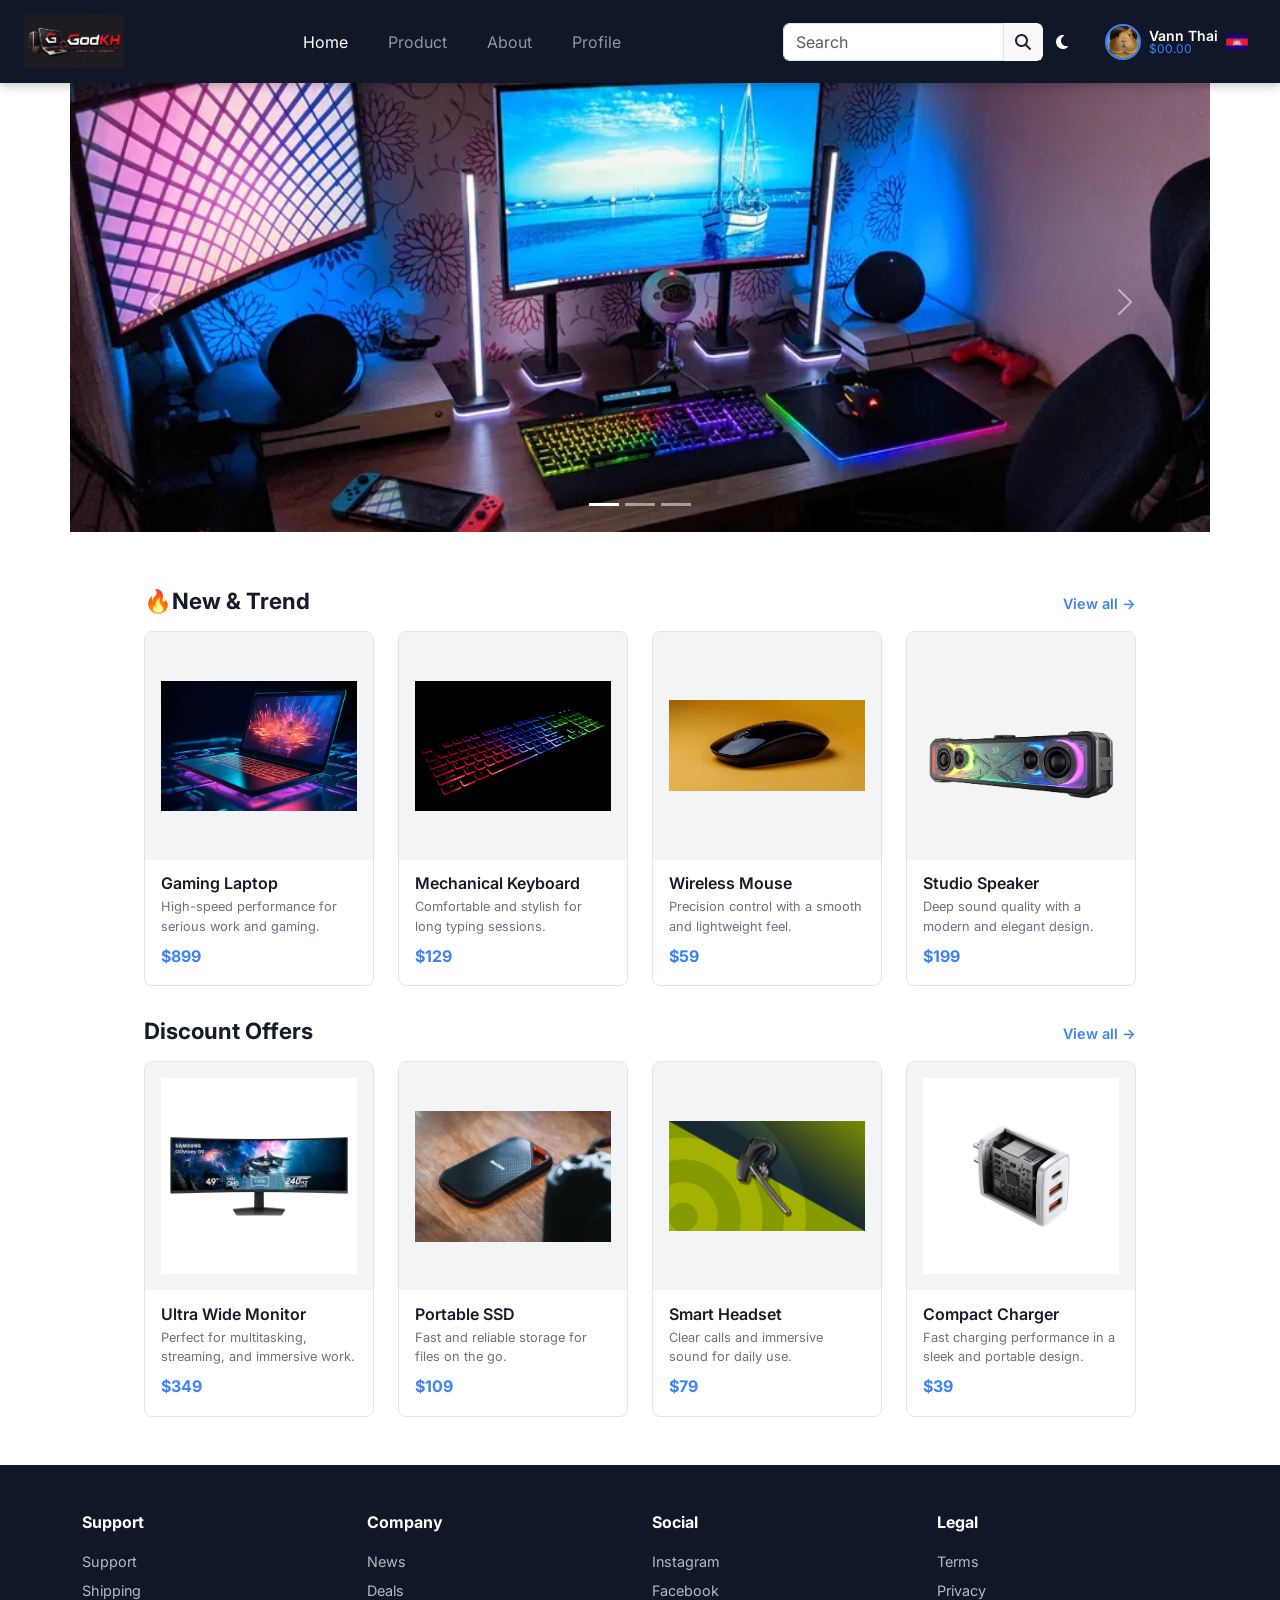
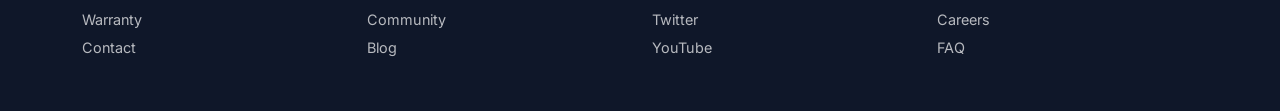
<file: index.html>
<!DOCTYPE html>
<html lang="en">
<head>
  <meta charset="UTF-8" />
  <meta name="viewport" content="width=device-width, initial-scale=1.0" />
  <title>TechStore – Home</title>
  <link rel="stylesheet" href="https://cdn.jsdelivr.net/npm/bootstrap@5.3.3/dist/css/bootstrap.min.css" />
  <link rel="stylesheet" href="https://cdnjs.cloudflare.com/ajax/libs/font-awesome/6.5.0/css/all.min.css" />
  <link rel="preconnect" href="https://fonts.googleapis.com" />
  <link rel="stylesheet" href="https://fonts.googleapis.com/css2?family=Inter:wght@400;500;600;700;800&display=swap" />
  <link rel="stylesheet" href="style.css" />
</head>
<body>

  <!-- Navbar -->
  <nav class="navbar navbar-expand-lg navbar-dark app-navbar fixed-top">
    <div class="container-fluid px-3 px-md-4">
      <a href="index.html" class="navbar-brand d-flex align-items-center">
        <img src="assets/Logo.png" alt="TechStore" class="app-logo" />
      </a>

      <div class="d-flex align-items-center order-lg-3 gap-3">
        <button type="button" class="theme-toggle-btn" id="themeToggle" aria-label="Toggle theme">
          <i class="fas fa-moon" id="themeIcon"></i>
        </button>

        <a href="profile.html" class="app-profile-chip d-flex align-items-center">
          <img src="assets/Capybara picture.jpg" alt="" class="app-avatar" />
          <span class="d-none d-md-flex flex-column ms-2 lh-1">
            <span class="text-white small fw-semibold">Vann Thai</span>
            <span class="app-balance">$00.00</span>
          </span>
          <img src="assets/flag.png" alt="" class="app-flag ms-2 d-none d-sm-block" />
        </a>

        <button class="navbar-toggler border-0" type="button" data-bs-toggle="collapse"
          data-bs-target="#appNavContent" aria-controls="appNavContent"
          aria-expanded="false" aria-label="Toggle navigation">
          <span class="navbar-toggler-icon"></span>
        </button>
      </div>

      <div class="collapse navbar-collapse order-lg-2" id="appNavContent">
        <ul class="navbar-nav mx-lg-auto mb-3 mb-lg-0 gap-lg-4">
          <li class="nav-item">
            <a href="index.html" class="nav-link active">Home</a>
          </li>
          <li class="nav-item">
            <a href="products.html" class="nav-link">Product</a>
          </li>
          <li class="nav-item">
            <a href="about.html" class="nav-link">About</a>
          </li>
          <li class="nav-item">
            <a href="profile.html" class="nav-link">Profile</a>
          </li>
        </ul>
        <form class="d-flex app-search-form mb-3 mb-lg-0" role="search">
          <div class="input-group rounded">
            <input type="search" class="form-control" placeholder="Search" aria-label="Search" />
            <span class="input-group-text border-0">
              <i class="fas fa-search"></i>
            </span>
          </div>
        </form>
      </div>
    </div>
  </nav>

  <!-- Hero Carousel -->
  <div class="container px-0">
    <div id="heroCarousel" class="carousel slide" data-bs-ride="carousel">
      <div class="carousel-indicators">
        <button type="button" data-bs-target="#heroCarousel" data-bs-slide-to="0"
          class="active" aria-current="true" aria-label="Slide 1"></button>
        <button type="button" data-bs-target="#heroCarousel" data-bs-slide-to="1" aria-label="Slide 2"></button>
        <button type="button" data-bs-target="#heroCarousel" data-bs-slide-to="2" aria-label="Slide 3"></button>
      </div>
      <div class="carousel-inner">
        <div class="carousel-item active">
          <img src="assets/desktop.png" class="app-slide d-block w-100" alt="Featured product banner" />
        </div>
        <div class="carousel-item">
          <img src="assets/keyboard.png" class="app-slide d-block w-100" alt="Featured product banner" />
        </div>
        <div class="carousel-item">
          <img src="assets/chair.png" class="app-slide d-block w-100" alt="Featured product banner" />
        </div>
      </div>
      <button class="carousel-control-prev" type="button" data-bs-target="#heroCarousel" data-bs-slide="prev">
        <span class="carousel-control-prev-icon" aria-hidden="true"></span>
        <span class="visually-hidden">Previous</span>
      </button>
      <button class="carousel-control-next" type="button" data-bs-target="#heroCarousel" data-bs-slide="next">
        <span class="carousel-control-next-icon" aria-hidden="true"></span>
        <span class="visually-hidden">Next</span>
      </button>
    </div>
  </div>

  <!-- New & Trend -->
  <section class="home-section mt-4">
    <div class="section-title">
      <h2>🔥New &amp; Trend</h2>
      <a href="products.html">View all &rarr;</a>
    </div>
    <div class="row g-3 g-md-4">
      <div class="col-6 col-md-4 col-lg-3">
        <article class="product-card">
          <img src="assets/gaming_laptp.png" class="product-card-image" alt="Gaming Laptop" />
          <div class="card-body">
            <h4>Gaming Laptop</h4>
            <p>High-speed performance for serious work and gaming.</p>
            <div class="price">$899</div>
          </div>
        </article>
      </div>
      <div class="col-6 col-md-4 col-lg-3">
        <article class="product-card">
          <img src="assets/Keyboard1.png" class="product-card-image" alt="Mechanical Keyboard" />
          <div class="card-body">
            <h4>Mechanical Keyboard</h4>
            <p>Comfortable and stylish for long typing sessions.</p>
            <div class="price">$129</div>
          </div>
        </article>
      </div>
      <div class="col-6 col-md-4 col-lg-3">
        <article class="product-card">
          <img src="assets/wireless_mouse.png" class="product-card-image" alt="Wireless Mouse" />
          <div class="card-body">
            <h4>Wireless Mouse</h4>
            <p>Precision control with a smooth and lightweight feel.</p>
            <div class="price">$59</div>
          </div>
        </article>
      </div>
      <div class="col-6 col-md-4 col-lg-3">
        <article class="product-card">
          <img src="assets/speaker.png" class="product-card-image" alt="Studio Speaker" />
          <div class="card-body">
            <h4>Studio Speaker</h4>
            <p>Deep sound quality with a modern and elegant design.</p>
            <div class="price">$199</div>
          </div>
        </article>
      </div>
    </div>
  </section>

  <!-- Discount Offers -->
  <section class="home-section">
    <div class="section-title">
      <h2>Discount Offers</h2>
      <a href="products.html">View all &rarr;</a>
    </div>
    <div class="row g-3 g-md-4">
      <div class="col-6 col-md-4 col-lg-3">
        <article class="product-card">
          <img src="assets/monitor.png" class="product-card-image" alt="Ultra Wide Monitor" />
          <div class="card-body">
            <h4>Ultra Wide Monitor</h4>
            <p>Perfect for multitasking, streaming, and immersive work.</p>
            <div class="price">$349</div>
          </div>
        </article>
      </div>
      <div class="col-6 col-md-4 col-lg-3">
        <article class="product-card">
          <img src="assets/ssd.png" class="product-card-image" alt="Portable SSD" />
          <div class="card-body">
            <h4>Portable SSD</h4>
            <p>Fast and reliable storage for files on the go.</p>
            <div class="price">$109</div>
          </div>
        </article>
      </div>
      <div class="col-6 col-md-4 col-lg-3">
        <article class="product-card">
          <img src="assets/headset.png" class="product-card-image" alt="Smart Headset" />
          <div class="card-body">
            <h4>Smart Headset</h4>
            <p>Clear calls and immersive sound for daily use.</p>
            <div class="price">$79</div>
          </div>
        </article>
      </div>
      <div class="col-6 col-md-4 col-lg-3">
        <article class="product-card">
          <img src="assets/charger.png" class="product-card-image" alt="Compact Charger" />
          <div class="card-body">
            <h4>Compact Charger</h4>
            <p>Fast charging performance in a sleek and portable design.</p>
            <div class="price">$39</div>
          </div>
        </article>
      </div>
    </div>
  </section>

  <!-- Footer -->
  <footer class="app-footer">
    <div class="container">
      <div class="row gy-4 text-center text-sm-start">
        <div class="col-6 col-md-3">
          <h6 class="app-footer-heading">Support</h6>
          <ul class="list-unstyled">
            <li><a href="#">Support</a></li>
            <li><a href="#">Shipping</a></li>
            <li><a href="#">Warranty</a></li>
            <li><a href="#">Contact</a></li>
          </ul>
        </div>
        <div class="col-6 col-md-3">
          <h6 class="app-footer-heading">Company</h6>
          <ul class="list-unstyled">
            <li><a href="#">News</a></li>
            <li><a href="#">Deals</a></li>
            <li><a href="#">Community</a></li>
            <li><a href="#">Blog</a></li>
          </ul>
        </div>
        <div class="col-6 col-md-3">
          <h6 class="app-footer-heading">Social</h6>
          <ul class="list-unstyled">
            <li><a href="#">Instagram</a></li>
            <li><a href="#">Facebook</a></li>
            <li><a href="#">Twitter</a></li>
            <li><a href="#">YouTube</a></li>
          </ul>
        </div>
        <div class="col-6 col-md-3">
          <h6 class="app-footer-heading">Legal</h6>
          <ul class="list-unstyled">
            <li><a href="#">Terms</a></li>
            <li><a href="#">Privacy</a></li>
            <li><a href="#">Careers</a></li>
            <li><a href="#">FAQ</a></li>
          </ul>
        </div>
      </div>
    </div>
  </footer>

  <script src="https://cdn.jsdelivr.net/npm/bootstrap@5.3.3/dist/js/bootstrap.bundle.min.js"></script>
  <script src="theme.js"></script>
</body>
</html>
</file>
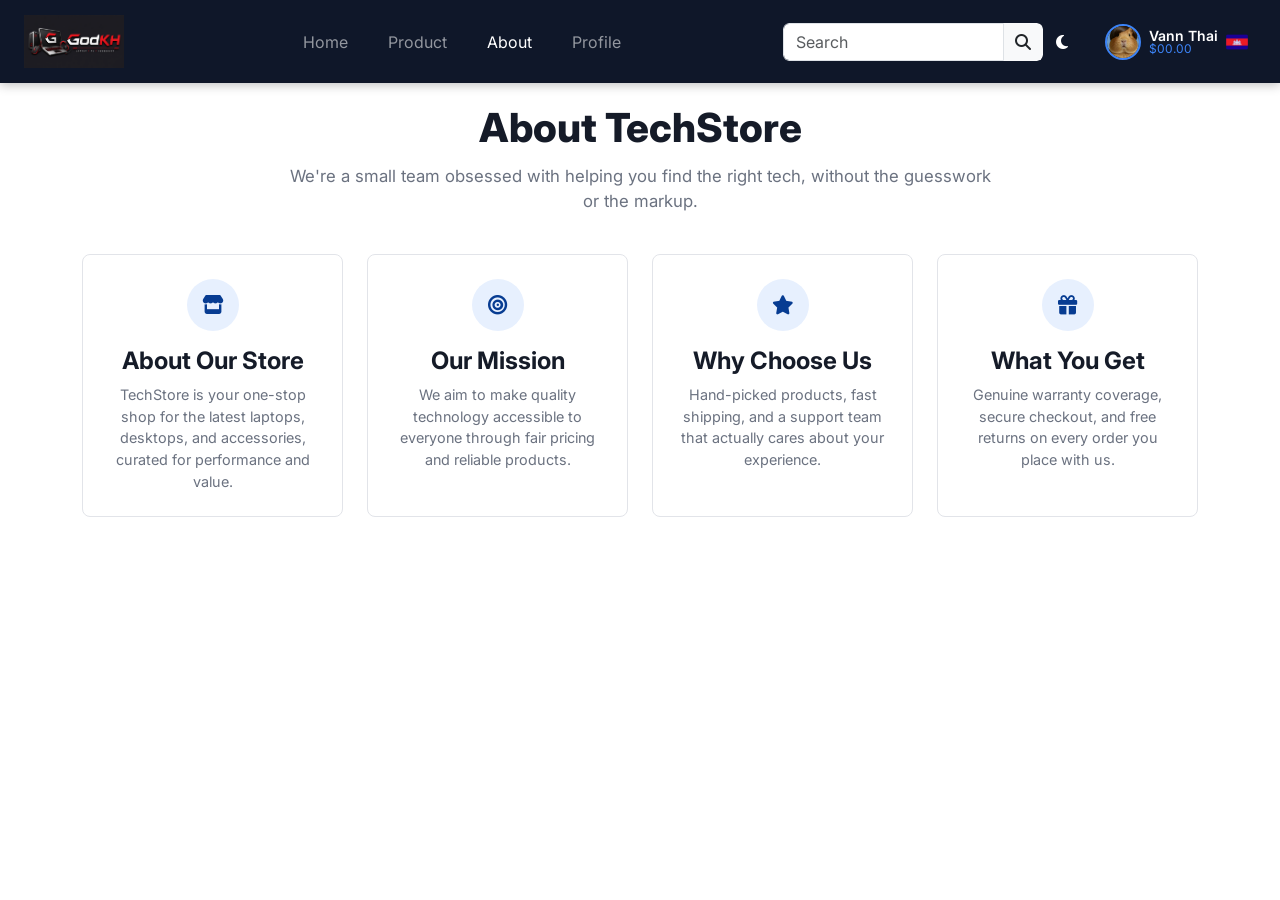
<file: about.html>
<!DOCTYPE html>
<html lang="en">
<head>
  <meta charset="UTF-8" />
  <meta name="viewport" content="width=device-width, initial-scale=1.0" />
  <title>TechStore – About</title>
  <link rel="stylesheet" href="https://cdn.jsdelivr.net/npm/bootstrap@5.3.3/dist/css/bootstrap.min.css" />
  <link rel="stylesheet" href="https://cdnjs.cloudflare.com/ajax/libs/font-awesome/6.5.0/css/all.min.css" />
  <link rel="preconnect" href="https://fonts.googleapis.com" />
  <link rel="stylesheet" href="https://fonts.googleapis.com/css2?family=Inter:wght@400;500;600;700;800&display=swap" />
  <link rel="stylesheet" href="style.css" />
</head>
<body>

  <!-- Navbar -->
  <nav class="navbar navbar-expand-lg navbar-dark app-navbar fixed-top">
    <div class="container-fluid px-3 px-md-4">
      <a href="index.html" class="navbar-brand d-flex align-items-center">
        <img src="assets/Logo.png" alt="TechStore" class="app-logo" />
      </a>

      <div class="d-flex align-items-center order-lg-3 gap-3">
        <button type="button" class="theme-toggle-btn" id="themeToggle" aria-label="Toggle theme">
          <i class="fas fa-moon" id="themeIcon"></i>
        </button>

        <a href="profile.html" class="app-profile-chip d-flex align-items-center">
          <img src="assets/Capybara picture.jpg" alt="" class="app-avatar" />
          <span class="d-none d-md-flex flex-column ms-2 lh-1">
            <span class="text-white small fw-semibold">Vann Thai</span>
            <span class="app-balance">$00.00</span>
          </span>
          <img src="assets/flag.png" alt="" class="app-flag ms-2 d-none d-sm-block" />
        </a>

        <button class="navbar-toggler border-0" type="button" data-bs-toggle="collapse"
          data-bs-target="#appNavContent" aria-controls="appNavContent"
          aria-expanded="false" aria-label="Toggle navigation">
          <span class="navbar-toggler-icon"></span>
        </button>
      </div>

      <div class="collapse navbar-collapse order-lg-2" id="appNavContent">
        <ul class="navbar-nav mx-lg-auto mb-3 mb-lg-0 gap-lg-4">
          <li class="nav-item">
            <a href="index.html" class="nav-link">Home</a>
          </li>
          <li class="nav-item">
            <a href="products.html" class="nav-link">Product</a>
          </li>
          <li class="nav-item">
            <a href="about.html" class="nav-link active">About</a>
          </li>
          <li class="nav-item">
            <a href="profile.html" class="nav-link">Profile</a>
          </li>
        </ul>
        <form class="d-flex app-search-form mb-3 mb-lg-0" role="search">
          <div class="input-group rounded">
            <input type="search" class="form-control" placeholder="Search" aria-label="Search" />
            <span class="input-group-text border-0">
              <i class="fas fa-search"></i>
            </span>
          </div>
        </form>
      </div>
    </div>
  </nav>

  <!-- About Content -->
  <div class="container app-page-container">
    <div class="about-hero text-center">
      <h1>About TechStore</h1>
      <p>We're a small team obsessed with helping you find the right tech, without the guesswork or the markup.</p>
    </div>

    <div class="row g-4">
      <div class="col-12 col-sm-6 col-lg-3">
        <div class="info-card">
          <div class="info-card-icon">
            <i class="fas fa-store"></i>
          </div>
          <h4>About Our Store</h4>
          <p>TechStore is your one-stop shop for the latest laptops, desktops, and accessories, curated for performance and value.</p>
        </div>
      </div>
      <div class="col-12 col-sm-6 col-lg-3">
        <div class="info-card">
          <div class="info-card-icon">
            <i class="fas fa-bullseye"></i>
          </div>
          <h4>Our Mission</h4>
          <p>We aim to make quality technology accessible to everyone through fair pricing and reliable products.</p>
        </div>
      </div>
      <div class="col-12 col-sm-6 col-lg-3">
        <div class="info-card">
          <div class="info-card-icon">
            <i class="fas fa-star"></i>
          </div>
          <h4>Why Choose Us</h4>
          <p>Hand-picked products, fast shipping, and a support team that actually cares about your experience.</p>
        </div>
      </div>
      <div class="col-12 col-sm-6 col-lg-3">
        <div class="info-card">
          <div class="info-card-icon">
            <i class="fas fa-gift"></i>
          </div>
          <h4>What You Get</h4>
          <p>Genuine warranty coverage, secure checkout, and free returns on every order you place with us.</p>
        </div>
      </div>
    </div>
  </div>

  <script src="https://cdn.jsdelivr.net/npm/bootstrap@5.3.3/dist/js/bootstrap.bundle.min.js"></script>
  <script src="theme.js"></script>
</body>
</html>
</file>
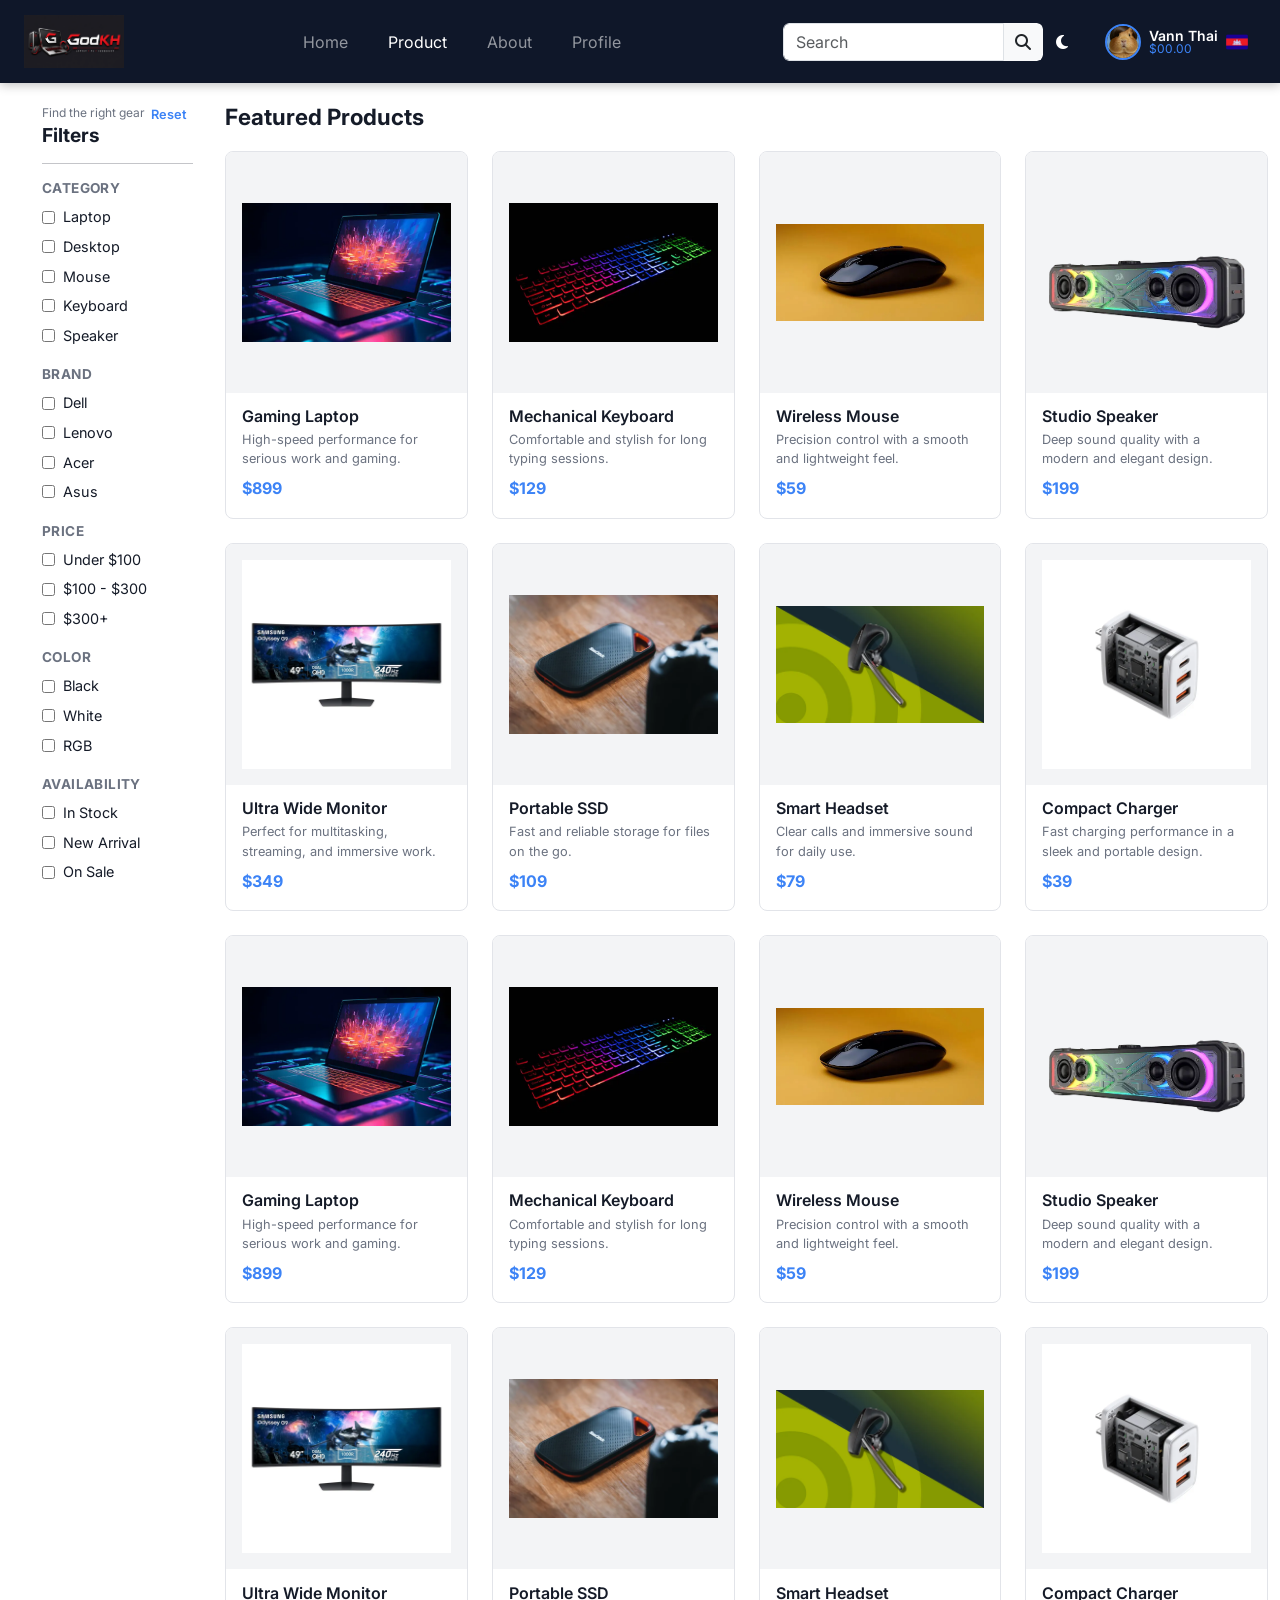
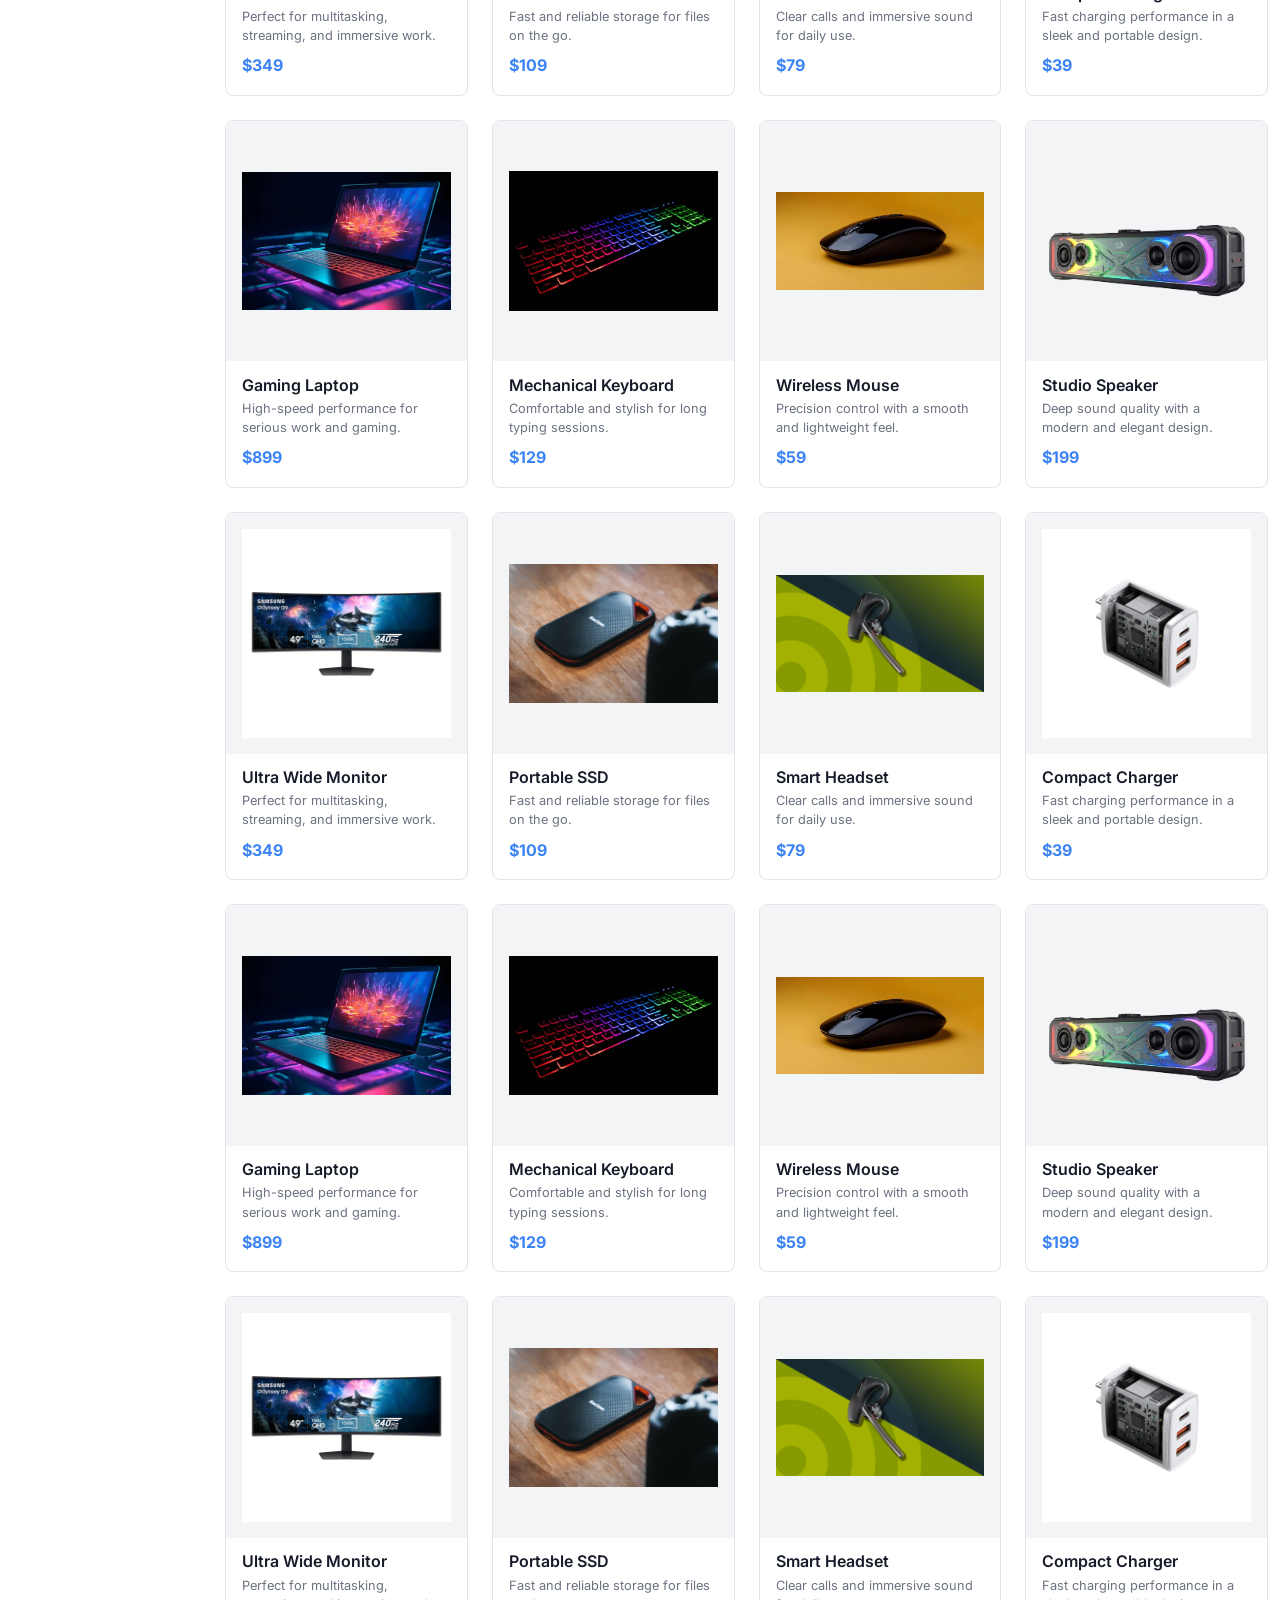
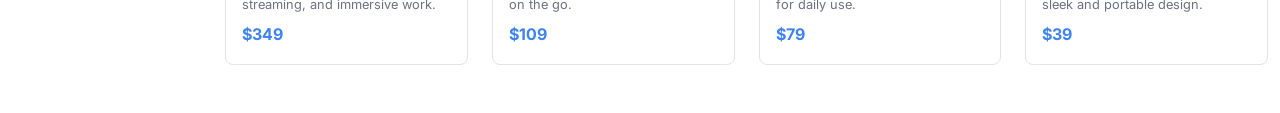
<file: products.html>
<!DOCTYPE html>
<html lang="en">
<head>
  <meta charset="UTF-8" />
  <meta name="viewport" content="width=device-width, initial-scale=1.0" />
  <title>TechStore – Products</title>
  <link rel="stylesheet" href="https://cdn.jsdelivr.net/npm/bootstrap@5.3.3/dist/css/bootstrap.min.css" />
  <link rel="stylesheet" href="https://cdnjs.cloudflare.com/ajax/libs/font-awesome/6.5.0/css/all.min.css" />
  <link rel="preconnect" href="https://fonts.googleapis.com" />
  <link rel="stylesheet" href="https://fonts.googleapis.com/css2?family=Inter:wght@400;500;600;700;800&display=swap" />
  <link rel="stylesheet" href="style.css" />
</head>
<body>

  <!-- Navbar -->
  <nav class="navbar navbar-expand-lg navbar-dark app-navbar fixed-top">
    <div class="container-fluid px-3 px-md-4">
      <a href="index.html" class="navbar-brand d-flex align-items-center">
        <img src="assets/Logo.png" alt="TechStore" class="app-logo" />
      </a>

      <div class="d-flex align-items-center order-lg-3 gap-3">
        <button type="button" class="theme-toggle-btn" id="themeToggle" aria-label="Toggle theme">
          <i class="fas fa-moon" id="themeIcon"></i>
        </button>

        <a href="profile.html" class="app-profile-chip d-flex align-items-center">
          <img src="assets/Capybara picture.jpg" alt="" class="app-avatar" />
          <span class="d-none d-md-flex flex-column ms-2 lh-1">
            <span class="text-white small fw-semibold">Vann Thai</span>
            <span class="app-balance">$00.00</span>
          </span>
          <img src="assets/flag.png" alt="" class="app-flag ms-2 d-none d-sm-block" />
        </a>

        <button class="navbar-toggler border-0" type="button" data-bs-toggle="collapse"
          data-bs-target="#appNavContent" aria-controls="appNavContent"
          aria-expanded="false" aria-label="Toggle navigation">
          <span class="navbar-toggler-icon"></span>
        </button>
      </div>

      <div class="collapse navbar-collapse order-lg-2" id="appNavContent">
        <ul class="navbar-nav mx-lg-auto mb-3 mb-lg-0 gap-lg-4">
          <li class="nav-item">
            <a href="index.html" class="nav-link">Home</a>
          </li>
          <li class="nav-item">
            <a href="products.html" class="nav-link active">Product</a>
          </li>
          <li class="nav-item">
            <a href="about.html" class="nav-link">About</a>
          </li>
          <li class="nav-item">
            <a href="profile.html" class="nav-link">Profile</a>
          </li>
        </ul>
        <form class="d-flex app-search-form mb-3 mb-lg-0" role="search">
          <div class="input-group rounded">
            <input type="search" class="form-control" placeholder="Search" aria-label="Search" />
            <span class="input-group-text border-0">
              <i class="fas fa-search"></i>
            </span>
          </div>
        </form>
      </div>
    </div>
  </nav>

  <!-- Products Page -->
  <div class="container-fluid app-page-container">
    <div class="row">
      <!-- Sidebar -->
      <div class="col-lg-3 col-xl-2 mb-4 mb-lg-0">
        <button type="button" class="btn btn-outline-secondary w-100 d-lg-none mb-3" id="toggleFilters">
          <i class="fas fa-sliders-h me-2"></i>
          <span id="toggleFiltersLabel">Show filters</span>
        </button>

        <aside class=" d-none d-lg-block" id="filterSidebar" style="position: fixed; margin-left: 30px;">
          <div class="sidebar-header">
            <div>
              <p class="sidebar-subtitle">Find the right gear</p>
              <h3>Filters</h3>
            </div>
            <button type="button" class="filter-reset" onclick="resetFilters()">Reset</button>
          </div>
          <hr />

          <div class="filter-group">
            <h4>Category</h4>
            <label class="filter-option"><input type="checkbox" /><span>Laptop</span></label>
            <label class="filter-option"><input type="checkbox" /><span>Desktop</span></label>
            <label class="filter-option"><input type="checkbox" /><span>Mouse</span></label>
            <label class="filter-option"><input type="checkbox" /><span>Keyboard</span></label>
            <label class="filter-option"><input type="checkbox" /><span>Speaker</span></label>
          </div>

          <div class="filter-group">
            <h4>Brand</h4>
            <label class="filter-option"><input type="checkbox" /><span>Dell</span></label>
            <label class="filter-option"><input type="checkbox" /><span>Lenovo</span></label>
            <label class="filter-option"><input type="checkbox" /><span>Acer</span></label>
            <label class="filter-option"><input type="checkbox" /><span>Asus</span></label>
          </div>

          <div class="filter-group">
            <h4>Price</h4>
            <label class="filter-option"><input type="checkbox" /><span>Under $100</span></label>
            <label class="filter-option"><input type="checkbox" /><span>$100 - $300</span></label>
            <label class="filter-option"><input type="checkbox" /><span>$300+</span></label>
          </div>

          <div class="filter-group">
            <h4>Color</h4>
            <label class="filter-option"><input type="checkbox" /><span>Black</span></label>
            <label class="filter-option"><input type="checkbox" /><span>White</span></label>
            <label class="filter-option"><input type="checkbox" /><span>RGB</span></label>
          </div>

          <div class="filter-group">
            <h4>Availability</h4>
            <label class="filter-option"><input type="checkbox" /><span>In Stock</span></label>
            <label class="filter-option"><input type="checkbox" /><span>New Arrival</span></label>
            <label class="filter-option"><input type="checkbox" /><span>On Sale</span></label>
          </div>
        </aside>
      </div>

      <!-- Main Content -->
      <main class="col-lg-9 col-xl-10">
        <div class="content-header">
          <h2>Featured Products</h2>
        </div>

        <div class="row g-3 g-md-4">
          <div class="col-6 col-md-4 col-lg-3">
            <article class="product-card">
              <img src="assets/gaming_laptp.png" class="product-card-image" alt="Gaming Laptop" />
              <div class="card-body">
                <h4>Gaming Laptop</h4>
                <p>High-speed performance for serious work and gaming.</p>
                <div class="price">$899</div>
              </div>
            </article>
          </div>
          <div class="col-6 col-md-4 col-lg-3">
            <article class="product-card">
              <img src="assets/Keyboard1.png" class="product-card-image" alt="Mechanical Keyboard" />
              <div class="card-body">
                <h4>Mechanical Keyboard</h4>
                <p>Comfortable and stylish for long typing sessions.</p>
                <div class="price">$129</div>
              </div>
            </article>
          </div>
          <div class="col-6 col-md-4 col-lg-3">
            <article class="product-card">
              <img src="assets/wireless_mouse.png" class="product-card-image" alt="Wireless Mouse" />
              <div class="card-body">
                <h4>Wireless Mouse</h4>
                <p>Precision control with a smooth and lightweight feel.</p>
                <div class="price">$59</div>
              </div>
            </article>
          </div>
          <div class="col-6 col-md-4 col-lg-3">
            <article class="product-card">
              <img src="assets/speaker.png" class="product-card-image" alt="Studio Speaker" />
              <div class="card-body">
                <h4>Studio Speaker</h4>
                <p>Deep sound quality with a modern and elegant design.</p>
                <div class="price">$199</div>
              </div>
            </article>
          </div>
          <div class="col-6 col-md-4 col-lg-3">
            <article class="product-card">
              <img src="assets/monitor.png" class="product-card-image" alt="Ultra Wide Monitor" />
              <div class="card-body">
                <h4>Ultra Wide Monitor</h4>
                <p>Perfect for multitasking, streaming, and immersive work.</p>
                <div class="price">$349</div>
              </div>
            </article>
          </div>
          <div class="col-6 col-md-4 col-lg-3">
            <article class="product-card">
              <img src="assets/ssd.png" class="product-card-image" alt="Portable SSD" />
              <div class="card-body">
                <h4>Portable SSD</h4>
                <p>Fast and reliable storage for files on the go.</p>
                <div class="price">$109</div>
              </div>
            </article>
          </div>
          <div class="col-6 col-md-4 col-lg-3">
            <article class="product-card">
              <img src="assets/headset.png" class="product-card-image" alt="Smart Headset" />
              <div class="card-body">
                <h4>Smart Headset</h4>
                <p>Clear calls and immersive sound for daily use.</p>
                <div class="price">$79</div>
              </div>
            </article>
          </div>
          <div class="col-6 col-md-4 col-lg-3">
            <article class="product-card">
              <img src="assets/charger.png" class="product-card-image" alt="Compact Charger" />
              <div class="card-body">
                <h4>Compact Charger</h4>
                <p>Fast charging performance in a sleek and portable design.</p>
                <div class="price">$39</div>
              </div>
            </article>
          </div>
          <div class="col-6 col-md-4 col-lg-3">
            <article class="product-card">
              <img src="assets/gaming_laptp.png" class="product-card-image" alt="Gaming Laptop" />
              <div class="card-body">
                <h4>Gaming Laptop</h4>
                <p>High-speed performance for serious work and gaming.</p>
                <div class="price">$899</div>
              </div>
            </article>
          </div>
          <div class="col-6 col-md-4 col-lg-3">
            <article class="product-card">
              <img src="assets/Keyboard1.png" class="product-card-image" alt="Mechanical Keyboard" />
              <div class="card-body">
                <h4>Mechanical Keyboard</h4>
                <p>Comfortable and stylish for long typing sessions.</p>
                <div class="price">$129</div>
              </div>
            </article>
          </div>
          <div class="col-6 col-md-4 col-lg-3">
            <article class="product-card">
              <img src="assets/wireless_mouse.png" class="product-card-image" alt="Wireless Mouse" />
              <div class="card-body">
                <h4>Wireless Mouse</h4>
                <p>Precision control with a smooth and lightweight feel.</p>
                <div class="price">$59</div>
              </div>
            </article>
          </div>
          <div class="col-6 col-md-4 col-lg-3">
            <article class="product-card">
              <img src="assets/speaker.png" class="product-card-image" alt="Studio Speaker" />
              <div class="card-body">
                <h4>Studio Speaker</h4>
                <p>Deep sound quality with a modern and elegant design.</p>
                <div class="price">$199</div>
              </div>
            </article>
          </div>
          <div class="col-6 col-md-4 col-lg-3">
            <article class="product-card">
              <img src="assets/monitor.png" class="product-card-image" alt="Ultra Wide Monitor" />
              <div class="card-body">
                <h4>Ultra Wide Monitor</h4>
                <p>Perfect for multitasking, streaming, and immersive work.</p>
                <div class="price">$349</div>
              </div>
            </article>
          </div>
          <div class="col-6 col-md-4 col-lg-3">
            <article class="product-card">
              <img src="assets/ssd.png" class="product-card-image" alt="Portable SSD" />
              <div class="card-body">
                <h4>Portable SSD</h4>
                <p>Fast and reliable storage for files on the go.</p>
                <div class="price">$109</div>
              </div>
            </article>
          </div>
          <div class="col-6 col-md-4 col-lg-3">
            <article class="product-card">
              <img src="assets/headset.png" class="product-card-image" alt="Smart Headset" />
              <div class="card-body">
                <h4>Smart Headset</h4>
                <p>Clear calls and immersive sound for daily use.</p>
                <div class="price">$79</div>
              </div>
            </article>
          </div>
          <div class="col-6 col-md-4 col-lg-3">
            <article class="product-card">
              <img src="assets/charger.png" class="product-card-image" alt="Compact Charger" />
              <div class="card-body">
                <h4>Compact Charger</h4>
                <p>Fast charging performance in a sleek and portable design.</p>
                <div class="price">$39</div>
              </div>
            </article>
          </div>
          <div class="col-6 col-md-4 col-lg-3">
            <article class="product-card">
              <img src="assets/gaming_laptp.png" class="product-card-image" alt="Gaming Laptop" />
              <div class="card-body">
                <h4>Gaming Laptop</h4>
                <p>High-speed performance for serious work and gaming.</p>
                <div class="price">$899</div>
              </div>
            </article>
          </div>
          <div class="col-6 col-md-4 col-lg-3">
            <article class="product-card">
              <img src="assets/Keyboard1.png" class="product-card-image" alt="Mechanical Keyboard" />
              <div class="card-body">
                <h4>Mechanical Keyboard</h4>
                <p>Comfortable and stylish for long typing sessions.</p>
                <div class="price">$129</div>
              </div>
            </article>
          </div>
          <div class="col-6 col-md-4 col-lg-3">
            <article class="product-card">
              <img src="assets/wireless_mouse.png" class="product-card-image" alt="Wireless Mouse" />
              <div class="card-body">
                <h4>Wireless Mouse</h4>
                <p>Precision control with a smooth and lightweight feel.</p>
                <div class="price">$59</div>
              </div>
            </article>
          </div>
          <div class="col-6 col-md-4 col-lg-3">
            <article class="product-card">
              <img src="assets/speaker.png" class="product-card-image" alt="Studio Speaker" />
              <div class="card-body">
                <h4>Studio Speaker</h4>
                <p>Deep sound quality with a modern and elegant design.</p>
                <div class="price">$199</div>
              </div>
            </article>
          </div>
          <div class="col-6 col-md-4 col-lg-3">
            <article class="product-card">
              <img src="assets/monitor.png" class="product-card-image" alt="Ultra Wide Monitor" />
              <div class="card-body">
                <h4>Ultra Wide Monitor</h4>
                <p>Perfect for multitasking, streaming, and immersive work.</p>
                <div class="price">$349</div>
              </div>
            </article>
          </div>
          <div class="col-6 col-md-4 col-lg-3">
            <article class="product-card">
              <img src="assets/ssd.png" class="product-card-image" alt="Portable SSD" />
              <div class="card-body">
                <h4>Portable SSD</h4>
                <p>Fast and reliable storage for files on the go.</p>
                <div class="price">$109</div>
              </div>
            </article>
          </div>
          <div class="col-6 col-md-4 col-lg-3">
            <article class="product-card">
              <img src="assets/headset.png" class="product-card-image" alt="Smart Headset" />
              <div class="card-body">
                <h4>Smart Headset</h4>
                <p>Clear calls and immersive sound for daily use.</p>
                <div class="price">$79</div>
              </div>
            </article>
          </div>
          <div class="col-6 col-md-4 col-lg-3">
            <article class="product-card">
              <img src="assets/charger.png" class="product-card-image" alt="Compact Charger" />
              <div class="card-body">
                <h4>Compact Charger</h4>
                <p>Fast charging performance in a sleek and portable design.</p>
                <div class="price">$39</div>
              </div>
            </article>
          </div>
          <div class="col-6 col-md-4 col-lg-3">
            <article class="product-card">
              <img src="assets/gaming_laptp.png" class="product-card-image" alt="Gaming Laptop" />
              <div class="card-body">
                <h4>Gaming Laptop</h4>
                <p>High-speed performance for serious work and gaming.</p>
                <div class="price">$899</div>
              </div>
            </article>
          </div>
          <div class="col-6 col-md-4 col-lg-3">
            <article class="product-card">
              <img src="assets/Keyboard1.png" class="product-card-image" alt="Mechanical Keyboard" />
              <div class="card-body">
                <h4>Mechanical Keyboard</h4>
                <p>Comfortable and stylish for long typing sessions.</p>
                <div class="price">$129</div>
              </div>
            </article>
          </div>
          <div class="col-6 col-md-4 col-lg-3">
            <article class="product-card">
              <img src="assets/wireless_mouse.png" class="product-card-image" alt="Wireless Mouse" />
              <div class="card-body">
                <h4>Wireless Mouse</h4>
                <p>Precision control with a smooth and lightweight feel.</p>
                <div class="price">$59</div>
              </div>
            </article>
          </div>
          <div class="col-6 col-md-4 col-lg-3">
            <article class="product-card">
              <img src="assets/speaker.png" class="product-card-image" alt="Studio Speaker" />
              <div class="card-body">
                <h4>Studio Speaker</h4>
                <p>Deep sound quality with a modern and elegant design.</p>
                <div class="price">$199</div>
              </div>
            </article>
          </div>
          <div class="col-6 col-md-4 col-lg-3">
            <article class="product-card">
              <img src="assets/monitor.png" class="product-card-image" alt="Ultra Wide Monitor" />
              <div class="card-body">
                <h4>Ultra Wide Monitor</h4>
                <p>Perfect for multitasking, streaming, and immersive work.</p>
                <div class="price">$349</div>
              </div>
            </article>
          </div>
          <div class="col-6 col-md-4 col-lg-3">
            <article class="product-card">
              <img src="assets/ssd.png" class="product-card-image" alt="Portable SSD" />
              <div class="card-body">
                <h4>Portable SSD</h4>
                <p>Fast and reliable storage for files on the go.</p>
                <div class="price">$109</div>
              </div>
            </article>
          </div>
          <div class="col-6 col-md-4 col-lg-3">
            <article class="product-card">
              <img src="assets/headset.png" class="product-card-image" alt="Smart Headset" />
              <div class="card-body">
                <h4>Smart Headset</h4>
                <p>Clear calls and immersive sound for daily use.</p>
                <div class="price">$79</div>
              </div>
            </article>
          </div>
          <div class="col-6 col-md-4 col-lg-3">
            <article class="product-card">
              <img src="assets/charger.png" class="product-card-image" alt="Compact Charger" />
              <div class="card-body">
                <h4>Compact Charger</h4>
                <p>Fast charging performance in a sleek and portable design.</p>
                <div class="price">$39</div>
              </div>
            </article>
          </div>
        </div>
      </main>
    </div>
  </div>

  <script src="https://cdn.jsdelivr.net/npm/bootstrap@5.3.3/dist/js/bootstrap.bundle.min.js"></script>
  <script src="theme.js"></script>
  <script>
    const toggleBtn = document.getElementById('toggleFilters');
    const filterLabel = document.getElementById('toggleFiltersLabel');
    const sidebar = document.getElementById('filterSidebar');
    let filtersVisible = false;

    toggleBtn.addEventListener('click', function () {
      filtersVisible = !filtersVisible;
      sidebar.classList.toggle('d-none', !filtersVisible);
      sidebar.classList.toggle('d-block', filtersVisible);
      filterLabel.textContent = filtersVisible ? 'Hide filters' : 'Show filters';
    });

    function resetFilters() {
      document.querySelectorAll('#filterSidebar input[type="checkbox"]').forEach(cb => cb.checked = false);
    }
  </script>
</body>
</html>
</file>
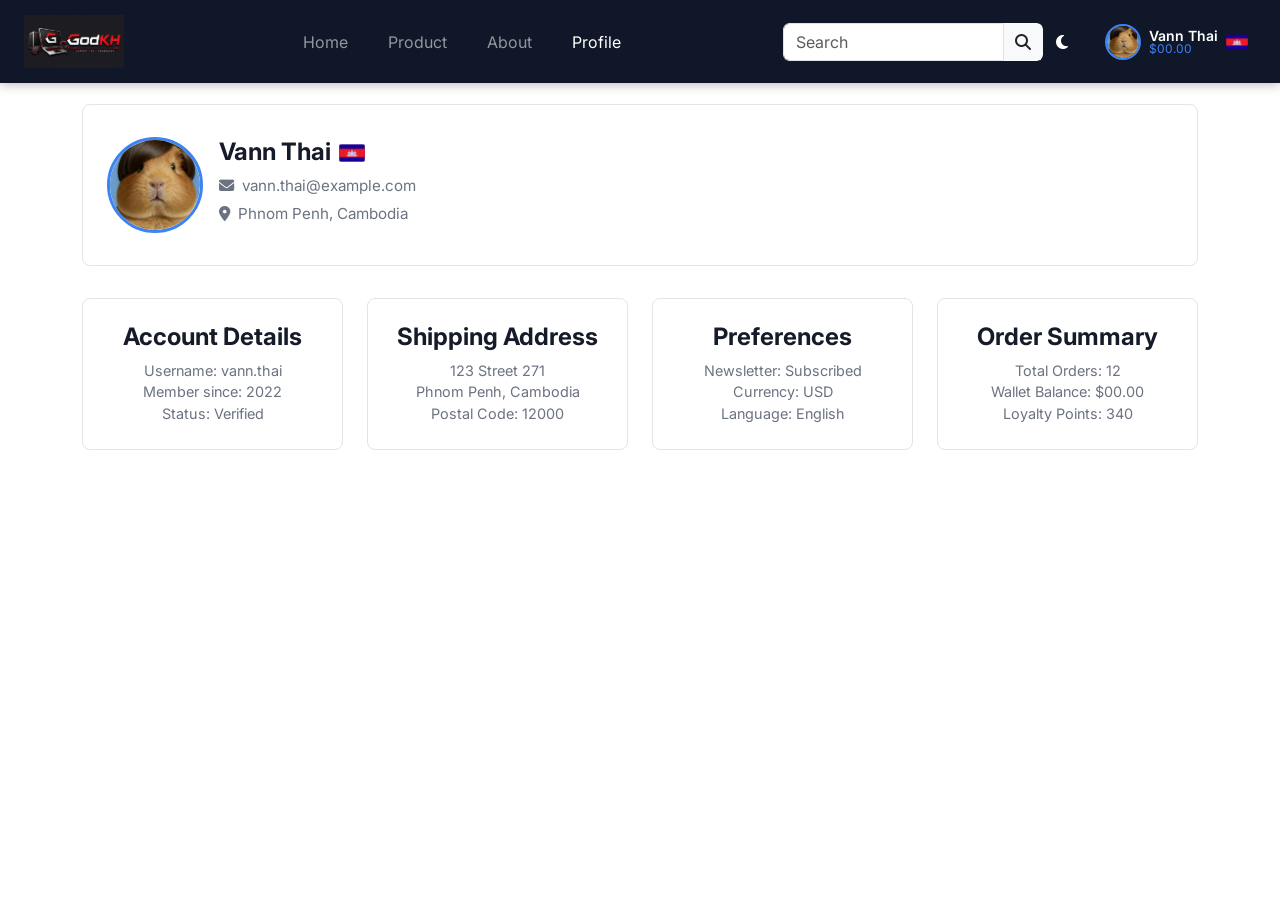
<file: profile.html>
<!DOCTYPE html>
<html lang="en">
<head>
  <meta charset="UTF-8" />
  <meta name="viewport" content="width=device-width, initial-scale=1.0" />
  <title>TechStore – Profile</title>
  <link rel="stylesheet" href="https://cdn.jsdelivr.net/npm/bootstrap@5.3.3/dist/css/bootstrap.min.css" />
  <link rel="stylesheet" href="https://cdnjs.cloudflare.com/ajax/libs/font-awesome/6.5.0/css/all.min.css" />
  <link rel="preconnect" href="https://fonts.googleapis.com" />
  <link rel="stylesheet" href="https://fonts.googleapis.com/css2?family=Inter:wght@400;500;600;700;800&display=swap" />
  <link rel="stylesheet" href="style.css" />
</head>
<body>

  <!-- Navbar -->
  <nav class="navbar navbar-expand-lg navbar-dark app-navbar fixed-top">
    <div class="container-fluid px-3 px-md-4">
      <a href="index.html" class="navbar-brand d-flex align-items-center">
        <img src="assets/Logo.png" alt="TechStore" class="app-logo" />
      </a>

      <div class="d-flex align-items-center order-lg-3 gap-3">
        <button type="button" class="theme-toggle-btn" id="themeToggle" aria-label="Toggle theme">
          <i class="fas fa-moon" id="themeIcon"></i>
        </button>

        <a href="profile.html" class="app-profile-chip d-flex align-items-center">
          <img src="assets/Capybara picture.jpg" alt="" class="app-avatar" />
          <span class="d-none d-md-flex flex-column ms-2 lh-1">
            <span class="text-white small fw-semibold">Vann Thai</span>
            <span class="app-balance">$00.00</span>
          </span>
          <img src="assets/flag.png" alt="" class="app-flag ms-2 d-none d-sm-block" />
        </a>

        <button class="navbar-toggler border-0" type="button" data-bs-toggle="collapse"
          data-bs-target="#appNavContent" aria-controls="appNavContent"
          aria-expanded="false" aria-label="Toggle navigation">
          <span class="navbar-toggler-icon"></span>
        </button>
      </div>

      <div class="collapse navbar-collapse order-lg-2" id="appNavContent">
        <ul class="navbar-nav mx-lg-auto mb-3 mb-lg-0 gap-lg-4">
          <li class="nav-item">
            <a href="index.html" class="nav-link">Home</a>
          </li>
          <li class="nav-item">
            <a href="products.html" class="nav-link">Product</a>
          </li>
          <li class="nav-item">
            <a href="about.html" class="nav-link">About</a>
          </li>
          <li class="nav-item">
            <a href="profile.html" class="nav-link active">Profile</a>
          </li>
        </ul>
        <form class="d-flex app-search-form mb-3 mb-lg-0" role="search">
          <div class="input-group rounded">
            <input type="search" class="form-control" placeholder="Search" aria-label="Search" />
            <span class="input-group-text border-0">
              <i class="fas fa-search"></i>
            </span>
          </div>
        </form>
      </div>
    </div>
  </nav>

  <!-- Profile Content -->
  <div class="container app-page-container">
    <div class="profile-hero">
      <img src="assets/Capybara picture.jpg" alt="Vann Thai" class="profile-avatar" />
      <div class="profile-hero-info">
        <h2>
          Vann Thai
          <img src="assets/flag.png" alt="" class="profile-flag" />
        </h2>
        <p><i class="fas fa-envelope me-2"></i>vann.thai@example.com</p>
        <p><i class="fas fa-location-dot me-2"></i>Phnom Penh, Cambodia</p>
      </div>
    </div>

    <div class="row g-4">
      <div class="col-12 col-sm-6 col-lg-3">
        <div class="info-card">
          <h4>Account Details</h4>
          <p>Username: vann.thai</p>
          <p>Member since: 2022</p>
          <p>Status: Verified</p>
        </div>
      </div>
      <div class="col-12 col-sm-6 col-lg-3">
        <div class="info-card">
          <h4>Shipping Address</h4>
          <p>123 Street 271</p>
          <p>Phnom Penh, Cambodia</p>
          <p>Postal Code: 12000</p>
        </div>
      </div>
      <div class="col-12 col-sm-6 col-lg-3">
        <div class="info-card">
          <h4>Preferences</h4>
          <p>Newsletter: Subscribed</p>
          <p>Currency: USD</p>
          <p>Language: English</p>
        </div>
      </div>
      <div class="col-12 col-sm-6 col-lg-3">
        <div class="info-card">
          <h4>Order Summary</h4>
          <p>Total Orders: 12</p>
          <p>Wallet Balance: $00.00</p>
          <p>Loyalty Points: 340</p>
        </div>
      </div>
    </div>
  </div>

  <script src="https://cdn.jsdelivr.net/npm/bootstrap@5.3.3/dist/js/bootstrap.bundle.min.js"></script>
  <script src="theme.js"></script>
</body>
</html>
</file>
<file: style.css>
/* ---------- CSS Variables (Light Mode) ---------- */
:root {
  --background: hsl(0, 0%, 100%);
  --foreground: hsl(222, 30%, 12%);
  --border: hsl(220, 14%, 90%);
  --card: hsl(0, 0%, 100%);
  --card-border: hsl(220, 14%, 90%);
  --card-foreground: hsl(222, 30%, 12%);
  --sidebar: hsl(222, 47%, 11%);
  --sidebar-foreground: hsl(0, 0%, 100%);
  --sidebar-border: hsl(222, 40%, 20%);
  --sidebar-primary: hsl(217, 91%, 60%);
  --sidebar-accent: hsl(222, 40%, 18%);
  --primary: hsl(217, 91%, 60%);
  --primary-foreground: hsl(0, 0%, 100%);
  --muted: hsl(220, 14%, 96%);
  --muted-foreground: hsl(220, 9%, 46%);
  --accent: hsl(217, 91%, 95%);
  --accent-foreground: hsl(217, 91%, 30%);
  --radius: 0.5rem;
}

/* ---------- Dark Mode ---------- */
.dark {
  --background: hsl(222, 30%, 8%);
  --foreground: hsl(0, 0%, 96%);
  --border: hsl(222, 25%, 20%);
  --card: hsl(222, 28%, 11%);
  --card-border: hsl(222, 25%, 20%);
  --card-foreground: hsl(0, 0%, 96%);
  --sidebar: hsl(222, 47%, 11%);
  --sidebar-foreground: hsl(0, 0%, 100%);
  --sidebar-border: hsl(222, 40%, 20%);
  --sidebar-primary: hsl(217, 91%, 60%);
  --sidebar-accent: hsl(222, 40%, 18%);
  --primary: hsl(217, 91%, 60%);
  --primary-foreground: hsl(0, 0%, 100%);
  --muted: hsl(222, 25%, 16%);
  --muted-foreground: hsl(220, 9%, 65%);
  --accent: hsl(217, 60%, 20%);
  --accent-foreground: hsl(217, 91%, 80%);
}

/* ---------- Base ---------- */
*,
*::before,
*::after {
  box-sizing: border-box;
}

html,
body {
  transition: background-color 0.2s ease, color 0.2s ease;
}

body {
  background-color: var(--background);
  color: var(--foreground);
  font-family: 'Inter', sans-serif;
  padding-top: 72px;
  margin: 0;
}

/* ---------- Navbar ---------- */
.app-navbar {
  background-color: var(--sidebar) !important;
  padding-top: 0.65rem;
  padding-bottom: 0.65rem;
  box-shadow: 0 2px 10px rgba(0, 0, 0, 0.25);
}

.app-logo {
  width: 100px;
}

.app-avatar {
  width: 36px;
  height: 36px;
  border-radius: 50%;
  object-fit: cover;
  border: 2px solid var(--sidebar-primary);
}

.app-profile-chip {
  padding: 4px 8px;
  border-radius: 999px;
  text-decoration: none;
}

.app-profile-chip:hover {
  background-color: var(--sidebar-accent);
}

.app-balance {
  color: var(--sidebar-primary);
  font-size: 0.75rem;
}

.app-flag {
  width: 22px;
  height: 16px;
  object-fit: cover;
  border-radius: 2px;
}

.app-search-form {
  max-width: 100%;
}

.app-search-form .input-group {
  overflow: hidden;
}

@media (min-width: 992px) {
  .app-search-form {
    width: 260px;
  }
}

.theme-toggle-btn {
  border-radius: 50%;
  width: 38px;
  height: 38px;
  display: flex;
  align-items: center;
  justify-content: center;
  transition: background-color 0.15s ease;
  border: none;
  background: none;
  color: white;
  cursor: pointer;
}

.theme-toggle-btn:hover {
  background-color: var(--sidebar-accent);
}

/* ---------- Hero Carousel ---------- */
.app-slide {
  height: 260px;
  object-fit: cover;
}

@media (min-width: 576px) {
  .app-slide {
    height: 340px;
  }
}

@media (min-width: 992px) {
  .app-slide {
    height: 460px;
  }
}

/* ---------- Home Sections ---------- */
.app-page-container {
  padding-top: 2rem;
  padding-bottom: 3rem;
}

.home-section {
  max-width: 80%;
  margin: 0 auto;
  padding: 2rem 1rem 0;
}

.section-title {
  display: flex;
  align-items: baseline;
  justify-content: space-between;
  margin-bottom: 1rem;
}

.section-title h2 {
  font-size: 1.4rem;
  font-weight: 700;
  margin: 0;
}

.section-title a {
  color: var(--primary);
  text-decoration: none;
  font-weight: 600;
  font-size: 0.9rem;
  white-space: nowrap;
}

/* ---------- Product Card ---------- */
.product-card {
  background-color: var(--card);
  border: 1px solid var(--card-border);
  color: var(--card-foreground);
  border-radius: var(--radius);
  overflow: hidden;
  display: flex;
  flex-direction: column;
  transition: transform 0.15s ease, box-shadow 0.15s ease;
  height: 100%;
}

.product-card:hover {
  transform: translateY(-3px);
  box-shadow: 0 10px 25px rgba(0, 0, 0, 0.12);
}

.product-card-image {
  width: 100%;
  aspect-ratio: 1 / 1;
  object-fit: contain;
  background-color: var(--muted);
  padding: 1rem;
}

.product-card .card-body {
  padding: 0.9rem 1rem 1.1rem;
  flex: 1;
  display: flex;
  flex-direction: column;
}

.product-card h4 {
  font-size: 1rem;
  font-weight: 600;
  margin-bottom: 0.25rem;
  color: var(--card-foreground);
}

.product-card p {
  font-size: 0.8rem;
  color: var(--muted-foreground);
  margin-bottom: 0.5rem;
  flex: 1;
}

.product-card .price {
  font-weight: 700;
  color: var(--primary);
}

/* ---------- Footer ---------- */
.app-footer {
  background-color: var(--sidebar);
  color: var(--sidebar-foreground);
  margin-top: 3rem;
  padding: 3rem 0 2rem;
}

.app-footer-heading {
  font-weight: 700;
  margin-bottom: 1rem;
}

.app-footer a {
  color: rgba(255, 255, 255, 0.7);
  text-decoration: none;
  line-height: 2;
  display: inline-block;
  font-size: 0.9rem;
}

.app-footer a:hover {
  color: #fff;
}

/* ---------- Products Page Sidebar ---------- */
.sidebar {
  background-color: var(--card);
  border: 1px solid var(--card-border);
  border-radius: var(--radius);
  padding: 1.25rem;
}

.sidebar-header {
  display: flex;
  align-items: flex-start;
  justify-content: space-between;
}

.sidebar-subtitle {
  font-size: 0.75rem;
  color: var(--muted-foreground);
  margin-bottom: 0.15rem;
}

.sidebar-header h3 {
  font-size: 1.2rem;
  font-weight: 700;
  margin: 0;
  color: var(--foreground);
}

.filter-reset {
  border: none;
  background: none;
  color: var(--primary);
  font-size: 0.8rem;
  font-weight: 600;
  cursor: pointer;
}

.filter-group {
  margin-bottom: 1.25rem;
}

.filter-group h4 {
  font-size: 0.85rem;
  font-weight: 700;
  text-transform: uppercase;
  letter-spacing: 0.03em;
  color: var(--muted-foreground);
  margin-bottom: 0.6rem;
}

.filter-option {
  display: flex;
  align-items: center;
  gap: 0.5rem;
  margin-bottom: 0.5rem;
  font-size: 0.9rem;
  cursor: pointer;
  color: var(--foreground);
}

.content-header {
  display: flex;
  align-items: baseline;
  justify-content: space-between;
  margin-bottom: 1.25rem;
}

.content-header h2 {
  font-size: 1.4rem;
  font-weight: 700;
  margin: 0;
}

.content-header a {
  color: var(--primary);
  text-decoration: none;
  font-weight: 600;
  font-size: 0.9rem;
}

/* ---------- About Page ---------- */
.about-hero {
  max-width: 720px;
  margin: 0 auto 2.5rem;
}

.about-hero h1 {
  font-weight: 800;
  margin-bottom: 0.75rem;
  color: var(--foreground);
}

.about-hero p {
  color: var(--muted-foreground);
  font-size: 1.05rem;
}

.info-card {
  background-color: var(--card);
  border: 1px solid var(--card-border);
  border-radius: var(--radius);
  padding: 1.5rem;
  text-align: center;
  height: 100%;
}

.info-card-icon {
  width: 52px;
  height: 52px;
  border-radius: 50%;
  background-color: var(--accent);
  color: var(--accent-foreground);
  display: flex;
  align-items: center;
  justify-content: center;
  margin: 0 auto 1rem;
  font-size: 1.2rem;
}

.info-card h4 {
  font-weight: 700;
  margin-bottom: 0.5rem;
  color: var(--card-foreground);
}

.info-card p {
  color: var(--muted-foreground);
  font-size: 0.9rem;
  margin: 0;
}

/* ---------- Profile Page ---------- */
.profile-hero {
  display: flex;
  flex-direction: column;
  align-items: center;
  text-align: center;
  gap: 1rem;
  background-color: var(--card);
  border: 1px solid var(--card-border);
  border-radius: var(--radius);
  padding: 2rem 1.5rem;
  margin-bottom: 2rem;
  color: var(--card-foreground);
}

.profile-avatar {
  width: 96px;
  height: 96px;
  border-radius: 50%;
  object-fit: cover;
  border: 3px solid var(--primary);
}

.profile-hero-info h2 {
  font-size: 1.5rem;
  font-weight: 700;
  margin-bottom: 0.5rem;
  display: flex;
  align-items: center;
  gap: 0.5rem;
  justify-content: center;
}

.profile-hero-info p {
  color: var(--muted-foreground);
  margin-bottom: 0.35rem;
  font-size: 0.95rem;
}

.profile-flag {
  width: 26px;
  height: 18px;
  object-fit: cover;
  border-radius: 2px;
}

@media (min-width: 576px) {
  .profile-hero {
    flex-direction: row;
    text-align: left;
    align-items: center;
  }

  .profile-hero-info h2 {
    justify-content: flex-start;
  }
}

/* ---------- Navbar search input dark mode fix ---------- */
.dark .app-search-form .form-control {
  background-color: var(--sidebar-accent);
  border-color: var(--sidebar-border);
  color: #fff;
}

.dark .app-search-form .input-group-text {
  background-color: var(--sidebar-accent);
  border-color: var(--sidebar-border);
  color: rgba(255,255,255,0.7);
}
</file>
